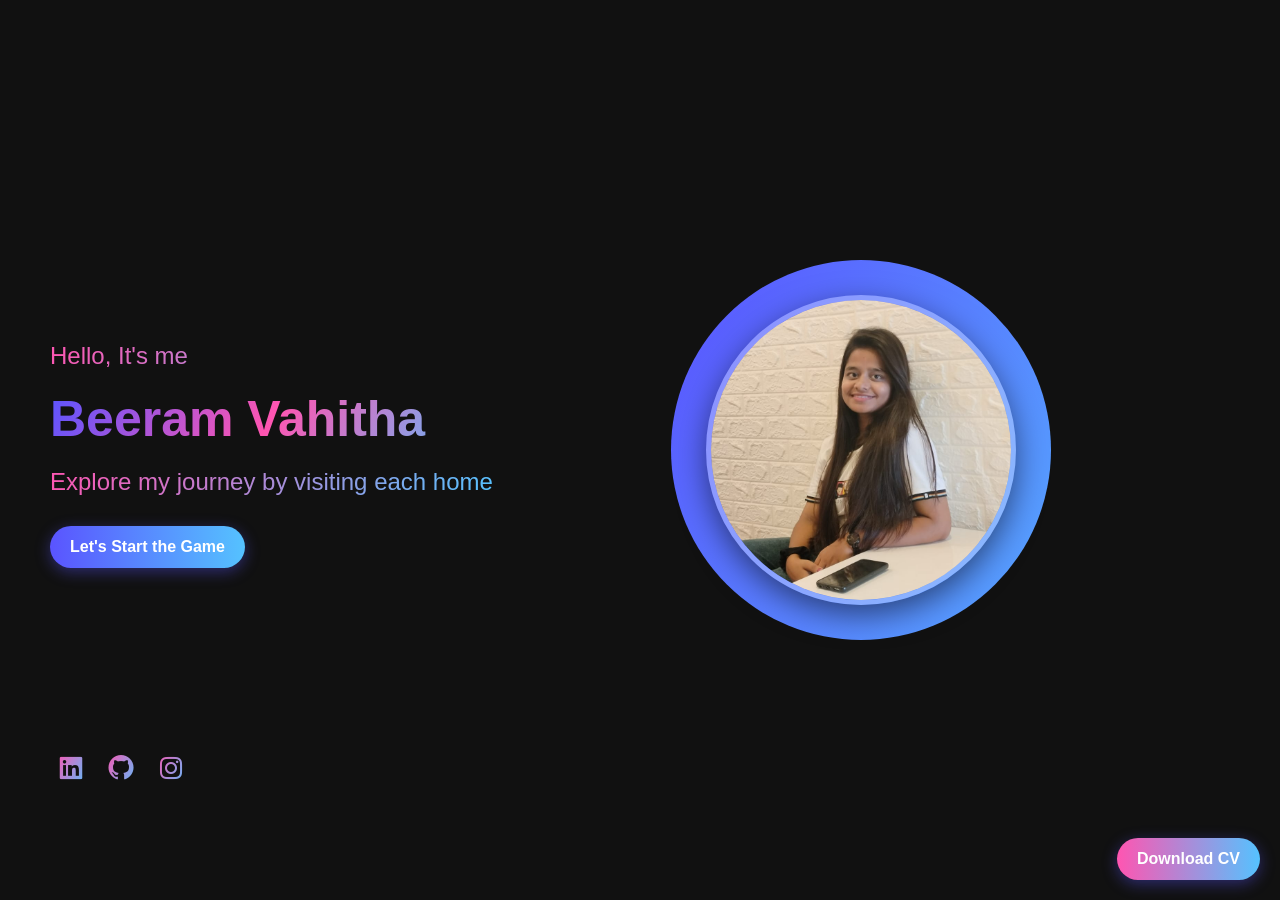
<file: portfolio/index.html>
<!DOCTYPE html>
<html lang="en">
<head>
    <meta charset="UTF-8">
    <meta name="viewport" content="width=device-width, initial-scale=1.0">
    <title>Portfolio</title>
    <link rel="stylesheet" href="style.css">
    <link href='https://unpkg.com/boxicons@2.1.4/css/boxicons.min.css' rel='stylesheet'>
</head>
<body>
    <section class="home">
        <div class="home-content">
            <h3>Hello, It's me</h3>
            <h1>Beeram Vahitha</h1>
            <h3>Explore my journey by visiting each home</h3>
            <button onclick="location.href='second-page.html'">Let's Start the Game</button>
            <div class="home-sci">
                <a href="https://www.linkedin.com/in/vahitha-reddy-7211a9294?utm_source=share&utm_campaign=share_via&utm_content=profile&utm_medium=android_app"><i class='bx bxl-linkedin-square'></i></a>
                <a href="https://github.com/vahitha1604"><i class='bx bxl-github'></i></a>
                <a href="https://www.instagram.com/vahitha_reddy/profilecard/?igsh=ZGg4ZnZ4dXFtcnYw"><i class='bx bxl-instagram'></i></a>
            </div>
        </div>
    </section>

    <div class="photo-container">
        <img src="my.jpg" alt="Your Photo" class="photo">
    </div>

    <a href="resume.pdf" class="download-cv-button" download>Download CV</a>

    <script src="script.js"></script>
</body>
</html>
</file>
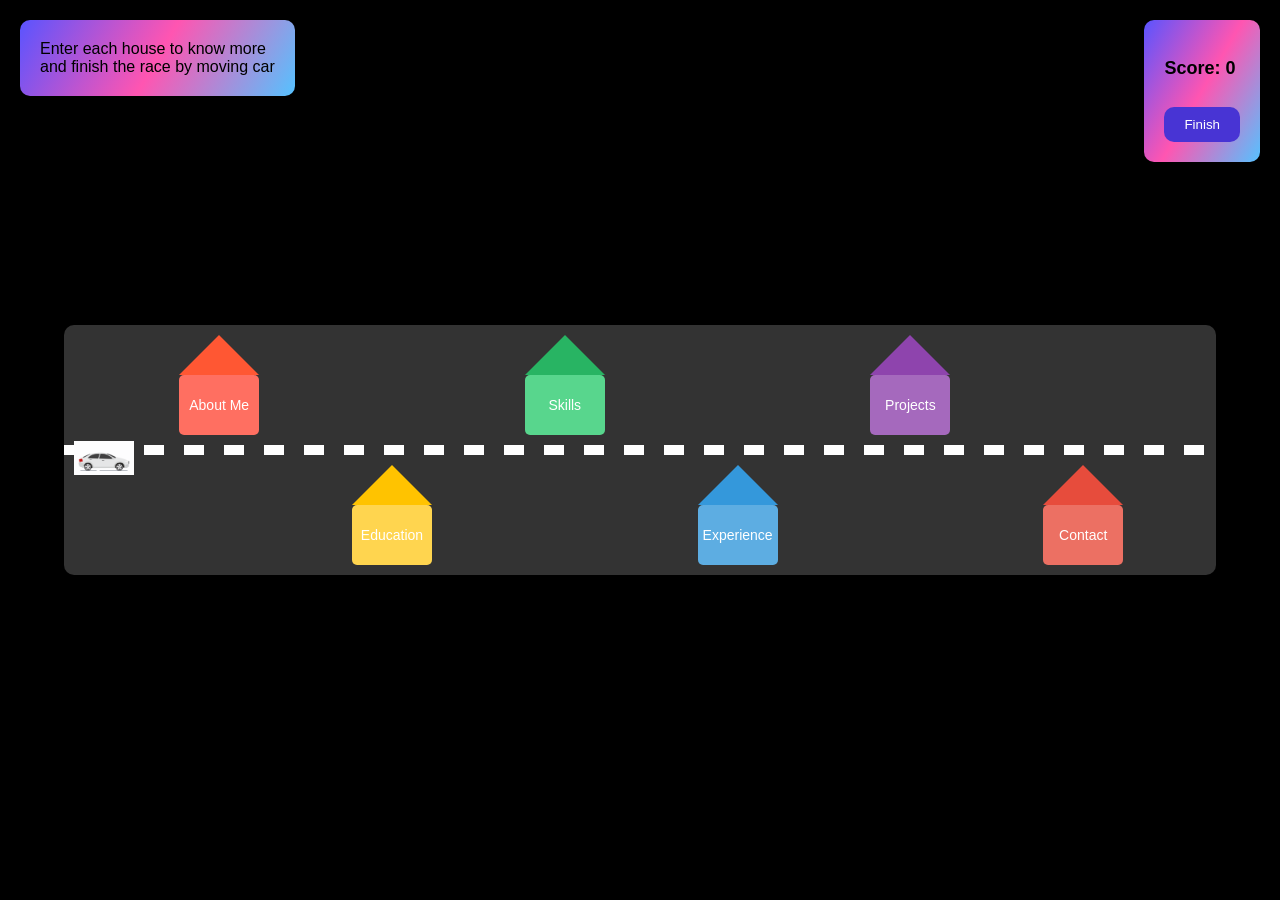
<file: portfolio/second-page.html>
<!DOCTYPE html>
<html lang="en">
<head>
    <meta charset="UTF-8">
    <meta name="viewport" content="width=device-width, initial-scale=1.0">
    <title>Interactive Car Portfolio</title>
    <style>
        body {
            margin: 0;
            padding: 0;
            font-family: Arial, sans-serif;
            background-color: #000;
            overflow-x: hidden;
        }

        #road-container {
            position: relative;
            width: 100%;
            height: 100vh;
            display: flex;
            align-items: center;
            justify-content: center;
        }

        .road {
            position: relative;
            width: 90%;
            height: 250px;
            background-color: #333;
            border-radius: 10px;
            overflow: hidden;
            margin-top: 50px;
            margin-bottom: 50px;
        }

        .road::before {
            content: '';
            position: absolute;
            top: 50%;
            left: 0;
            width: 100%;
            height: 10px;
            background: repeating-linear-gradient(
                to right,
                #fff,
                #fff 20px,
                transparent 20px,
                transparent 40px
            );
            transform: translateY(-50%);
        }

        .car {
            position: absolute;
            bottom: 100px;
            left: 10px;
            width: 60px;
            transition: transform 0.3s ease-in-out, top 0.3s ease-in-out, left 0.3s ease-in-out;
        }

        .home {
            position: absolute;
            width: 80px;
            height: 100px;
            text-align: center;
            color: #fff;
        }

        .home .roof {
            width: 0;
            height: 0;
            border-left: 40px solid transparent;
            border-right: 40px solid transparent;
            border-bottom: 40px solid;
        }

        .home .box {
            width: 100%;
            height: 60px;
            background-color: inherit;
            line-height: 60px;
            font-size: 14px;
            border-radius: 5px;
        }

        .home[data-index="0"] { left: 10%; top: 10px; }
        .home[data-index="0"] .roof { border-bottom-color: #FF5733; }
        .home[data-index="0"] .box { background-color: #FF6F61; }
        .home[data-index="1"] { left: 25%; bottom: 10px; }
        .home[data-index="1"] .roof { border-bottom-color: #FFC300; }
        .home[data-index="1"] .box { background-color: #FFD54F; }
        .home[data-index="2"] { left: 40%; top: 10px; }
        .home[data-index="2"] .roof { border-bottom-color: #28B463; }
        .home[data-index="2"] .box { background-color: #58D68D; }
        .home[data-index="3"] { left: 55%; bottom: 10px; }
        .home[data-index="3"] .roof { border-bottom-color: #3498DB; }
        .home[data-index="3"] .box { background-color: #5DADE2; }
        .home[data-index="4"] { left: 70%; top: 10px; }
        .home[data-index="4"] .roof { border-bottom-color: #8E44AD; }
        .home[data-index="4"] .box { background-color: #A569BD; }
        .home[data-index="5"] { left: 85%; bottom: 10px; }
        .home[data-index="5"] .roof { border-bottom-color: #E74C3C; }
        .home[data-index="5"] .box { background-color: #EC7063; }
       
       
        
        
        

        /* Pop-up Box */
        #popup {
            position: fixed;
            top: 50%;
            left: 50%;
            transform: translate(-50%, -50%);
            width: 500px;
            padding: 30px;
            background: linear-gradient(135deg, #6a11cb, #2575fc);
            color: #fff;
            border-radius: 15px;
            display: none;
            box-shadow: 0 8px 16px rgba(0, 0, 0, 0.6);
            z-index: 10;
            font-family: 'Roboto', sans-serif;
            opacity: 0;
            transition: opacity 0.5s ease-in-out;
        }

        #popup h2 { margin-top: 0; font-size: 28px; color: #ffd700; text-align: center; }
        #popup p { font-size: 18px; margin-bottom: 20px; line-height: 1.6; text-align: justify; }
        #popup img { width: 100px; height: 100px; border-radius: 50%; display: block; margin: 0 auto 15px auto; }
        #popup img.hidden { display: none; }

        #popup button {
            margin-top: 10px;
            padding: 10px 20px;
            background-color: #FF5733;
            color: white;
            border: none;
            border-radius: 5px;
            cursor: pointer;
        }
        #popup button:hover { background-color: #FF6F61; }

      
      

        
        /* General Pop-up Box Styles */
.popup {
    display: none;
    position: fixed;
    top: 50%;
    left: 50%;
    transform: translate(-50%, -50%);
    width: 500px;  /* Set width to a fixed size */
    max-width: 90%;  /* Add max-width for responsiveness */
    padding: 30px;
    background: linear-gradient(135deg, #6a11cb, #2575fc);
    color: #fff;
    border-radius: 15px;
    box-shadow: 0 8px 16px rgba(0, 0, 0, 0.6);
    z-index: 10;
    font-family: 'Roboto', sans-serif;
    opacity: 0;
    transition: opacity 0.5s ease-in-out;
    text-align: center;
}

/* Close button inside pop-up */
.popup-close {
    margin-top: 10px;
    padding: 12px 20px;
    background-color: #FF5733;
    color: white;
    border: none;
    border-radius: 5px;
    cursor: pointer;
    font-size: 16px;
    transition: background-color 0.3s ease, transform 0.2s ease;
}

.popup-close:hover {
    background-color: #FF6F61;
    transform: scale(1.05);
}
/* Skills Popup */
#skills-popup {
    text-align: center;
    padding: 40px 20px;
    background: linear-gradient(135deg, #6a11cb, #2575fc);
    color: #fff;
    border-radius: 15px;
    font-family: 'Roboto', sans-serif;
}

#skills-popup .slider {
    position: relative;
    width: 100%;
    height: auto;
    overflow: hidden;
}

#skills-popup .slides {
    display: flex;
    transition: transform 0.5s ease-in-out;
}

#skills-popup .slide {
    min-width: 100%;
    box-sizing: border-box;
    padding: 20px;
    background-color: rgba(255, 255, 255, 0.1);
    border-radius: 10px;
    font-size: 18px;
}

#skills-popup .navigation {
    display: flex;
    justify-content: center;
    margin-top: 20px;
    gap: 10px;
}

#skills-popup .navigation button {
    padding: 12px 20px;
    background-color: #FF5733;
    color: #fff;
    border: none;
    border-radius: 8px;
    cursor: pointer;
    font-size: 16px;
    transition: background-color 0.3s ease, transform 0.2s ease;
}

#skills-popup .navigation button:hover {
    background-color: #ff6f61;
    transform: scale(1.05);
}

/* Contact Form Popup */
#contact-popup {
    text-align: left;
    padding: 30px;
    background: linear-gradient(135deg, #6a11cb, #2575fc);
    color: #fff;
    border-radius: 15px;
    box-shadow: 0 8px 16px rgba(0, 0, 0, 0.6);
    font-family: 'Roboto', sans-serif;
    overflow: hidden;
}

h2 {
    margin-bottom: 20px;
    font-size: 24px;
}

.form-group {
    margin-bottom: 15px;
}

label {
    display: block;
    font-size: 16px;
}

input, textarea {
    width: 100%;
    padding: 10px;
    font-size: 16px;
    border-radius: 5px;
    border: none;
    margin-top: 5px;
}

textarea {
    resize: vertical;
}

.form-actions {
    display: flex;
    justify-content: space-between;
    margin-top: 20px;
}

.submit-btn, .popup-close {
    padding: 12px 20px;
    background-color: #FF5733;
    color: white;
    border: none;
    border-radius: 8px;
    cursor: pointer;
    font-size: 16px;
    transition: background-color 0.3s ease, transform 0.2s ease;
}

.submit-btn:hover, .popup-close:hover {
    background-color: #FF6F61;
    transform: scale(1.05);
}

.popup-close {
    background-color: #2575fc;
}

.popup-close:hover {
    background-color: #6a11cb;
}

/* Success Popup */
#success-popup {
    position: fixed;
    top: 50%;
    left: 50%;
    transform: translate(-50%, -50%);
    padding: 20px;
    background-color: rgba(40, 180, 99, 0.7);
    color: white;
    font-size: 18px;
    border-radius: 10px;
    display: none;
    opacity: 0;
    z-index: 11;
}

 /* Education Road and Milestones */
 .education-road {
    position: relative;
    width: 100%;
    height: 100px;
    background-color: #333;
    margin-top: 20px;
    border-radius: 10px;
    overflow: hidden;
}

.education-road::before {
    content: '';
    position: absolute;
    top: 50%;
    left: 0;
    width: 100%;
    height: 10px;
    background: repeating-linear-gradient(
        to right,
        #fff,
        #fff 20px,
        transparent 20px,
        transparent 40px
    );
    transform: translateY(-50%);
}

.stop-point {
    position: absolute;
    top: 50%;
    width: 20px;
    height: 20px;
    background-color: #FFD700;
    border-radius: 50%;
    transform: translateY(-50%);
    cursor: pointer;
}

.stop-point:hover {
    background-color: #FF6F61;
}
.popup-close {
    margin-top: 10px;
    padding: 10px 20px;
    background-color: #FF5733;
    color: white;
    border: none;
    border-radius: 5px;
    cursor: pointer;
    font-size: 16px;
}
.popup-close:hover {
    background-color: #FF6F61;
}
.view-btn {
    padding: 10px 20px;
    background-color: #FF5733;
    color: white;
    border: none;
    border-radius: 5px;
    cursor: pointer;
    font-size: 16px;
    margin-top: 20px;
}
.view-btn:hover {
    background-color: #FF6F61;
}

#experience-popup {
    position: fixed;
    top: 50%;
    left: 50%;
    transform: translate(-50%, -50%);
    width: 500px;
    padding: 30px;
    background: linear-gradient(135deg, #6a11cb, #2575fc);
    color: #fff;
    border-radius: 15px;
    display: none;
    box-shadow: 0 8px 16px rgba(0, 0, 0, 0.6);
    z-index: 10;
    font-family: 'Roboto', sans-serif;
    text-align: center;
    overflow: hidden;
}

.slider {
    position: relative;
    width: 100%;
    height: auto;
    overflow: hidden;
}

.slides {
    display: flex;
    transition: transform 0.5s ease-in-out;
}

.slide {
    min-width: 100%;
    box-sizing: border-box;
    text-align: center;
    padding: 20px;
    background-color: rgba(255, 255, 255, 0.1);
    border-radius: 10px;
    font-size: 18px;
}

.navigation {
    display: flex;
    justify-content: center;
    margin-top: 20px;
    gap: 10px;
}

.navigation button {
    padding: 12px 20px;
    background-color: #FF5733;
    color: #fff;
    border: none;
    border-radius: 8px;
    cursor: pointer;
    font-size: 16px;
    transition: background-color 0.3s ease, transform 0.2s ease;
}

.navigation button:hover {
    background-color: #ff6f61;
    transform: scale(1.05);
}

/* Close button */
.popup-close {
    margin-top: 10px;
    padding: 10px 20px;
    background-color: #FF5733;
    color: white;
    border: none;
    border-radius: 5px;
    cursor: pointer;
    font-size: 16px;
}

.popup-close:hover {
    background-color: #FF6F61;
}



#score-container {
    position: fixed;
    top: 20px;
    right:20px;
    padding: 20px;
    border-radius: 10px;
    box-shadow: 0 0 20px rgba(0, 0, 0, 10);
    background: linear-gradient(120deg, #5a54ff, #ff55b1, #55c2ff);

}

#score {
    font-size: 18px;
    font-weight: bold;
}

#finish-btn {
    margin-top: 10px;
    padding: 10px 20px;
    background: #4834d4;

    color: white;
    border: none;
    border-radius: 10px;
    cursor: pointer;
}

#finish-btn:hover {
    background: linear-gradient(120deg, #5a54ff, #ff55b1, #55c2ff);

}
/* Congratulatory Popup */
#congratsPopup {
    position: fixed;
    top: 50%;
    left: 50%;
    transform: translate(-50%, -50%);
    background-color: white;
    padding: 20px;
    border-radius: 10px;
    box-shadow: 0px 4px 6px rgba(0, 0, 0, 0.1);
    z-index: 1001;
    display: none; /* Initially hidden */
    text-align: center;
}

/* Balloons */
#balloons {
    position: fixed;
    top: -100px;
    left: 100px;
    width: 100%;
    z-index: 1002;
    display: none; /* Initially hidden */
}

.balloon {
    position: absolute;
    width: 60px;
    height: 90px;
    background-color: #ff6f61;
    border-radius: 50%;
    animation: floatBalloons 6s infinite ease-in-out;
}

@keyframes floatBalloons {
    0% {
        transform: translateY(0);
    }
    100% {
        transform: translateY(-100vh); /* Move balloons across the full screen height */
    }
}

/* Confetti */
#confetti {
    position: fixed;
    top: -50px;
    left: 0;
    width: 100%;
    z-index: 1003;
    display: none; /* Initially hidden */
}

.confetti {
    position: absolute;
    width: 10px;
    height: 10px;
    background-color: #ffeb3b;
    animation: fallConfetti 3s infinite ease-in-out;
}

@keyframes fallConfetti {
    0% {
        opacity: 0;
        transform: translateY(-50px);
    }
    50% {
        opacity: 1;
        transform: translateY(100vh); /* Confetti falls across the full screen height */
    }
    100% {
        opacity: 0;
        transform: translateY(200px);
    }
}

/* Fireworks/Spark Effect */
#fireworks {
    position: fixed;
    bottom: -50px;
    left: 0;
    width: 100%;
    z-index: 1004;
    display: none; /* Initially hidden */
}

.firework {
    position: absolute;
    width: 6px;
    height: 40px;
    background-color: orange;
    animation: spark 1.5s infinite;
}

@keyframes spark {
    0% {
        opacity: 1;
        transform: translateY(0) scale(1);
    }
    50% {
        opacity: 0.8;
        transform: translateY(-50vh) scale(1.5);
    }
    100% {
        opacity: 0;
        transform: translateY(-100vh) scale(2);
    }
}
/* Modal Styles */
.modal {
    position: fixed;
    top: 50%;
    left: 50%;
    transform: translate(-50%, -50%);
    width: 400px;
    padding: 30px;
    color: #333;
    background: linear-gradient(135deg, #6a11cb, #2575fc);
    border-radius: 15px;
    display: none;
    box-shadow: 0 8px 16px rgba(0, 0, 0, 0.2);
    z-index: 10;
    font-family: 'Roboto', sans-serif;
    text-align: center;
    overflow: hidden;
}

.modal-content {
    background-color: #fdfdfd;
    margin: 15% auto;
    padding: 20px;
    border: 1px solid #e1e1e1;
    align-items: center; /* Centers the content vertically */
    text-align: center; /* Centers the text*/
    width: 80%;
    max-width: 600px;
    box-shadow: 0 4px 8px rgba(0, 0, 0, 0.1);
    border-radius: 10px;
}



.close:hover,
.close:focus {
    color: #ff4b5c;
    text-decoration: none;
}

/* Flexbox for horizontal layout */
.projects {
    display: flex;
    justify-content: space-between;
    gap: 20px;
}

.project {
    background-color: #b8e994;
    padding: 15px;
    border-radius: 10px;
    width: 30%;
    text-align: center;
    font-size: 18px;
    cursor: pointer;
    box-shadow: 0 4px 6px rgba(0, 0, 0, 0.1);
    transition: transform 0.2s, background-color 0.3s;
}

.project:hover {
    background-color: #78e08f;
    transform: translateY(-5px);
}

/* Project Info Box */
.project-info {
    margin-top: 20px;
    font-size: 16px;
    padding: 15px;
    background-color: #f4f4f4;
    color: #333;
    border-radius: 10px;
    box-shadow: 0 4px 6px rgba(0, 0, 0, 0.1);
}

/* Button Styles */
.btn {
    display: inline-block;
    background-color: #6c5ce7;
    color: white;
    padding: 10px 20px;
    margin-top: 10px;
    text-decoration: none;
    border-radius: 8px;
    transition: background-color 0.3s ease, box-shadow 0.3s ease;
    font-size: 16px;
}

.btn:hover {
    background-color: #4834d4;
    box-shadow: 0 4px 8px rgba(0, 0, 0, 0.2);
}

.heading {
    color: #ee0b0b; /* Example color for headings */
    font-weight: bold;
  }
  ul {
    list-style-type: disc; /* Bullet points */
    margin-left: 20px; /* Space from left */
    padding-left: 0; /* Remove padding on the left */
  }

  li {
    margin-bottom: 5px; /* Space between list items */
    font-size: 16px; /* Font size for list items */
    color: #ffffff; /* Lighter text color for list items */
    padding-left: 5px; /* Small space between bullet and text */
  }


  #flashlight {
    position: fixed;
    top: 0;
    left: 0;
    width: 100%;
    height: 100%;
    pointer-events: none; /* Ensure it doesn't interfere with interactions */
    opacity: 0; /* Initially hidden */
    animation: none;
    z-index: 1000; /* Place it above other elements */
}
@keyframes flashlight-effect {
    0% {
        opacity: 0.9;
        transform: scale(0);
    }
    100% {
        opacity: 0;
        transform: scale(5);
    }
}

.main{
    position: fixed;
    top: 20px;
    left:20px;
    padding: 20px;
    border-radius: 10px;
    box-shadow: 0 0 20px rgba(0, 0, 0, 10);
    background: linear-gradient(120deg, #5a54ff, #ff55b1, #55c2ff);

}










  
  
  

        

       
        
        
       
        
        
    </style>
</head>
<body>
    <div id="road-container">
        <div class="road">
            <img class="car" id="car" src="mmm.gif" alt="Car Image">
            <div class="home" data-index="0"><div class="roof"></div><div class="box">About Me</div></div>
            <div class="home" data-index="1"><div class="roof"></div><div class="box">Education</div></div>
            <div class="home" data-index="2"><div class="roof"></div><div class="box">Skills</div></div>
            <div class="home" data-index="3"><div class="roof"></div><div class="box">Experience</div></div>
            <div class="home" data-index="4"><div class="roof"></div><div class="box">Projects</div></div>
            <div class="home" data-index="5"><div class="roof"></div><div class="box">Contact</div></div>
        </div>
    </div>

    <div class="main">Enter each house to know more<br>
    and finish the race by moving car</div>


    <div id="popup">
        <img id="popup-image" class="hidden" src="image.avif" alt="User Image">
        <h2 id="popup-title"></h2>
        <p id="popup-content"></p>
        <div id="education-road" class="education-road" style="display: none;">
            <div class="stop-point" id="stop-1" style="left: 10%" onmouseover="showMilestone(1)"></div>
            <div class="stop-point" id="stop-2" style="left: 50%" onmouseover="showMilestone(2)"></div>
            <div class="stop-point" id="stop-3" style="left: 90%" onmouseover="showMilestone(3)"></div>
        </div>
        <button onclick="closePopup()">Close</button>
    </div>


    <div id="skills-popup" class="popup">
        <h2>My Skills</h2>
        <div class="slider">
            <div class="slides">
                <div class="slide">
                    <span class="heading">• Programming Languages:</span><br>
                    <ul>
                      <li>Java</li>
                      <li>Solidity</li>
                      <li>HTML</li>
                      <li>CSS</li>
                      <li>JavaScript</li>
                    </ul>
                  </div>
                  
                  <div class="slide">
                    <span class="heading">• Developer Tools:</span><br>
                    <ul>
                      <li>Git/GitHub</li>
                      <li>Google Colab</li>
                      <li>VS Code</li>
                      <li>Android Studio</li>
                      <li>Figma     </li>
                    </ul>
                  </div>

                  <div class="slide">
                    <span class="heading">•Frameworks/Libraries:</span><br>
                    <ul>
                      <li>Bootstrap</li>
                      <li>TenserFlow</li>
                     
                    </ul>
                  </div>
                  <div class="slide">
                    <span class="heading">•Databases:</span><br>
                    <ul>
                      <li>MongoDB</li>
                      <li>Mysql</li>
                     
                    </ul>
                  </div>
                  
                  
                  <div class="slide">
                    <span class="heading">• Certifications:</span><br>
                    <ul>
                      <li>Fundamentals of Prompt Engineering (AWS)</li>
                      <li>Cloud Computing, Generative AI, Cyber Security, TensorFlow (Google Developer Student Club)</li>
                      <li>Full Stack Web, MongoDB(Geeks for Geeks)</li>
                    </ul>
                    <button class="view-btn" onclick="viewLinkedIn()">View Certifications</button>
                  </div>
                  
                    
                 
    
  
  
            </div>
        </div>
        <div class="navigation">
            <button onclick="prevSlide()">Previous</button>
            <button onclick="nextSlide()">Next</button>
        </div>
        <button class="popup-close" onclick="closeSkillsPopup()">Close</button>
    </div>
    


                
                               

        
    <div id="experience-popup">
        <h2>Experience</h2>
        <div class="slider">
            <div class="slides">
                <div class="slide">
                    <span class="heading">AICTE Virtual Internship– Full Stack Web Development </span><br>
                    <ul>
                      <li> Learn web application using HTML, CSS,
                        JavaScript, Bootcamp, Git/github,Spring Boot. Improved problem-solving and web security skills using GitHub
                        for version control.</li>
                      
                    </ul>
                  </div>

                  <div class="slide">
                    <span class="heading"> Coordinator Roles</span><br>
                    <ul>
                      <li>Student Coordinator– Google Developer Student Club (GDSC): Organized technical events and
                        hackathons, fostering collaboration and mentoring peers on innovative projects.</li>
                      <li>Membership and Coordinator– IEEE Student Branch: Managedtechnicaleventsandseminars, engaging
                        students and professionals to promote technical growth.</li>
                     
                    </ul>
                  </div>


                  <div class="slide">
                    <span class="heading">Beyond the Classroom</span><br>
                    <ul>
                    <li>Hackathons: Solution Challenge 2024 (Regional Bootcamp), Smart India Hackathon (SIH) 2024</li>
                    <li>Workshops: AI Tools (Be10x, Freedom with AI)</li>
                    <li>Conferences: IEEE Conferences (IEcom2023 at MBU, NCABCD-2024 at MBU)</li>
                    
                     
                    </ul>
                  </div>
            </div>
        </div>
        <div class="navigation">
            <button onclick="prevExperienceSlide()">Previous</button>
            <button onclick="nextExperienceSlide()">Next</button>
        </div>
        <button class="popup-close" onclick="closeExperiencePopup()">Close</button>
    </div>

    <div id="contact-popup" class="popup">
        <h2>Contact Me</h2>
        <form id="contact-form">
            <div class="form-group">
                <label for="name">Name:</label>
                <input type="text" id="name" name="name" required>
            </div>
            <div class="form-group">
                <label for="phone">Phone Number:</label>
                <input type="tel" id="phone" name="phone" required>
            </div>
            <div class="form-group">
                <label for="email">Email ID:</label>
                <input type="email" id="email" name="email" required>
            </div>
            <div class="form-group">
                <label for="message">Message:</label>
                <textarea id="message" name="message" rows="4" required></textarea>
            </div>
            <div class="form-actions">
                <button type="submit" class="submit-btn">Submit</button>
                <button type="button" class="popup-close" onclick="closeContactPopup()">Close</button>
            </div>
        </form>
    </div>
    <div id="success-popup">
        <p>Form submitted successfully!</p>
    </div>

   

<!-- Score and Finish button -->
<div id="score-container">
    <p id="score">Score: 0</p>
    <button id="finish-btn">Finish</button>
</div>
<!-- Congratulatory Popup -->
<div id="congratsPopup" class="popup" style="display: none;">
    <h2>Congratulations!</h2>
    <p>You scored 60 points!</p>
    
    <!-- Balloons -->
    <div id="balloons">
        <div class="balloon"></div>
        <div class="balloon"></div>
        <div class="balloon"></div>
    </div>

    <!-- Confetti -->
    <div id="confetti">
        <div class="confetti"></div>
        <div class="confetti"></div>
        <div class="confetti"></div>
    </div>

    <!-- Fire/Spark Effect -->
    <div id="fireworks">
        <div class="firework"></div>
        <div class="firework"></div>
        <div class="firework"></div>
    </div>
</div>

  <!-- The Modal -->
  <div id="myModal" class="modal">
    <!-- Modal content -->
    <div class="modal-content">

        
      <h2>Projects</h2>
      <div class="projects">
        <div class="project" data-project="1">Protfolio</div>
        <div class="project" data-project="2">Step Counter</div>
        <div class="project" data-project="3">Classic Games</div>
      </div>
      <div id="projectInfo" class="project-info">
        <p>Select a project to see the details.</p>
      </div>
    </div>
    
    <button class="popup-close" onclick="closeprojectPopup()">Close</button>
  </div>

  <div id="flashlight" ></div>




    
    <script>
        const car = document.getElementById("car");
        const road = document.querySelector(".road");
        const popup = document.getElementById("popup");
        const popupTitle = document.getElementById("popup-title");
        const popupContent = document.getElementById("popup-content");
        const houses = document.querySelectorAll(".home");
        
        const experiencePopup = document.getElementById("experience-popup");
        const experienceSlides = experiencePopup.querySelector(".slides");
        const totalExperienceSlides = experiencePopup.querySelectorAll(".slide").length;
        const skillsPopup = document.getElementById("skills-popup");
        const slides = skillsPopup.querySelector(".slides");
        const totalSlides = skillsPopup.querySelectorAll(".slide").length;
        const contactPopup = document.getElementById("contact-popup");  // Added contact popup
        const contactForm = contactPopup.querySelector("#contact-form");
        const finishBtn = document.getElementById('finish-btn');
const scoreElement = document.getElementById('score');
const congratsPopup = document.getElementById('congrats-popup');
const projects = document.querySelectorAll(".project");
const flashlight = document.getElementById("flashlight");

        let currentSlide = 0;
        let currentExperienceSlide = 0;
        let carPositionX = 10;
       
       
let unvisitedHouses = new Set([0, 1, 2, 3, 4, 5]); // To track unvisited houses
let isPopupOpen = false;
let currentHouseIndex = null;
        
        const houseData = [
            { 
                name: "About Me", 
                description: "Highly motivated 3rd-year Computer Science student with strong skills in programming, Data Structures, and Algorithms, Prompt Engineering, and AI tools. Eager to contribute to innovative projects and learn from industry leaders through an internship opportunity.", 
                image: "profile.jpg", 
                lightColor: "rgba(255, 87, 51, 0.7)" 
            },
            { 
                name: "Education", 
                description: "Every stop has an information.", 
                lightColor: "rgba(255, 195, 0, 0.7)", 
                milestones: [
                    { 
                        milestone: "SSC", 
                        description: "Sri Vani High School, Tadipatri. Had a memorable schooling days",
                        color: "rgba(255, 99, 132, 0.8)"  // Example color for SSC
                        
                    },
                    { 
                        milestone: "Intermediate", 
                        description: "J.C.Nagi Reddy Memorial Junior College, Tadipatri. Graduated with a strong foundation in mathematics and science",
                        color: "rgba(54, 162, 235, 0.8)"  // Example color for Intermediate
                    },
                    { 
                        milestone: "B.Tech", 
                        description: "Mohan Babu University, Tirupati. 3rd-year Computer Science",
                        color: "rgba(75, 192, 192, 0.8)"  // Example color for B.Tech
                    }
                ]
            },
            
            { 
                name: "Skills", 
                description: "Explore my technical skills!", 
                lightColor: "rgba(40, 180, 99, 0.7)" 
            },
            { 
                name: "Experience", 
                description: "Internship opportunities.", 
                lightColor: "rgba(52, 152, 219, 0.7)",
                action: openExperiencePopup // Action to open Experience popup
            },
            { 
                name: "Projects", 
                description: "Innovative projects.", 
                lightColor: "rgba(142, 68, 173, 0.7)" 
            },
            { 
                name: "Contact", 
                description: "Reach out to me!", 
                lightColor: "rgba(231, 76, 60, 0.7)", 
                action: openContactPopup  // Action to open Contact popup
            }
        ];
        
        let score = 0; // Initialize score
let visitedHouses = new Set(); // To track visited houses
// Move the car and update the house index
function moveCar(direction) {
    if (isPopupOpen) return;

    const carWidth = car.offsetWidth;
    const roadWidth = road.offsetWidth;

    if (direction === "left" && carPositionX > 0) {
        carPositionX -= 10;
    } else if (direction === "right" && carPositionX < roadWidth - carWidth) {
        carPositionX += 10;
    }

    car.style.left = `${carPositionX}px`;

    currentHouseIndex = Array.from(houses).findIndex(house => Math.abs(carPositionX - house.offsetLeft) < 40);
}
function showPopup() {
    if (currentHouseIndex !== null && !isPopupOpen) {
        const house = houseData[currentHouseIndex];
        popupTitle.textContent = house.name;

        // Flashlight effect
        const flashlight = document.getElementById("flashlight");
        const houseColor = house.lightColor || house.color || "#ffffff"; // Fallback to white if no color is provided

        flashlight.style.background = `radial-gradient(circle, ${houseColor} 0%, rgba(255, 255, 255, 0) 50%)`;
        flashlight.style.animation = "flashlight-effect 0.5s ease-out";
        flashlight.style.opacity = "1";

        setTimeout(() => {
            flashlight.style.opacity = "0"; // Hide flashlight after animation
            flashlight.style.animation = "none"; // Reset animation
        }, 500);

        // If the house has not been visited, increase the score
        if (!visitedHouses.has(currentHouseIndex)) {
            score += 10; // Increment score by 10 for new house visit
            visitedHouses.add(currentHouseIndex); // Mark the house as visited
        }

        // Display the current score
        scoreElement.textContent = `Score: ${score}`;

        // Handle special pop-ups based on house index
        if (currentHouseIndex === 2) {
            openSkillsPopup(); // Open Skills Popup
        } else if (currentHouseIndex === 3) {
            openExperiencePopup(); // Open Experience Popup
        } else if (currentHouseIndex === 5) {
            openContactPopup(); // Open Contact Me Popup
        } else if (currentHouseIndex === 4) {
            openProjectPopup(); // Open Projects Popup
        } else {
            popupContent.textContent = house.description; // Default description
            if (currentHouseIndex === 0) {
                // Show image for "About Me"
                const popupImage = document.getElementById("popup-image");
                popupImage.classList.remove("hidden");
            }
            popup.style.display = "block";
            popup.style.opacity = "1";  // Add fade-in effect
            isPopupOpen = true;

            // Show education road if in Education house (House index 1)
            if (currentHouseIndex === 1) {
                document.getElementById("education-road").style.display = "block";
            }
        }
    }
}


function closePopup() {
    popup.style.display = "none";
    document.getElementById("popup-image").classList.add("hidden");
    document.getElementById("education-road").style.display = "none";  // Hide education road if visible
    isPopupOpen = false;
    

    

}



function showFinishPopup() {
    if (score < 60) {
        // Collect the names of the unvisited houses
        let unvisitedList = '';
        
        // Iterate over all house indices and check which ones haven't been visited
        for (let i = 0; i < houseData.length; i++) {
            if (!visitedHouses.has(i)) {
                unvisitedList += `${houseData[i].name}<br>`; // Add house name to list
            }
        }

        // Display the names of the unvisited houses
        popupTitle.textContent = 'Unvisited Houses';
        popupContent.innerHTML = unvisitedList;
        popup.style.display = "block";
        popup.style.opacity = "1";
    } else if (score === 60) {
        // Show congratulatory message and animations
        const congratsPopup = document.getElementById('congratsPopup');
        const balloons = document.getElementById('balloons');
        const confetti = document.getElementById('confetti');
        const fireworks = document.getElementById('fireworks');
        
        // Display the congratulatory popup
        congratsPopup.style.display = "block";
        congratsPopup.style.opacity = "1";

        // Show balloons, confetti, and fireworks animations
        balloons.style.display = "block";
        confetti.style.display = "block";
        fireworks.style.display = "block";

        // Close the congratulatory pop-up and redirect after 3 seconds
        setTimeout(() => {
            congratsPopup.style.display = "none";
            window.location.href = "index.html"; // Redirect to the first page
        }, 2000); // After 3 seconds, redirect
    }
}
finishBtn.addEventListener('click', showFinishPopup);

// Listen for keydown events to move the car
document.addEventListener("keydown", (event) => {
    if (event.key === "ArrowLeft") {
        moveCar("left");
    } else if (event.key === "ArrowRight") {
        moveCar("right");
    } else if (event.key === "Enter") {
        showPopup();
    }
});





const projectDetails = {
    "1": {
      description: "My portfolio showcases the highlights of my journey so far, featuring all my skills, experience, and accomplishments. It reflects my growth and passion for technology and development. Each project demonstrates my ability to apply knowledge and create impactful solutions.",
      github:"https://github.com/vahitha1604/portfolio.git",  // GitHub link
      project: "https://drive.google.com/file/d/1F1qE2PsvmU4zykgyza5_rdSEZtOoImqb/view?usp=drivesdk" , // Project link
    },
    "2": {
      description: "Created a mobile application using Java and Android Studio to track and count users’ steps. Utilized device sensors and algorithms for accurate step tracking, providing users with detailed insights into daily activity levels.",
      github: "https://github.com/vahitha1604/Stepcounter.1.git",
      project: "https://drive.google.com/file/d/1EbH6T8ctc0ubhjYmnhzUMsRvuZhb0eSL/view?usp=drivesdk",
    },
    "3": {
      description: "Leveraging HTML, CSS, JS, and ChatGPT, developed four classic games: Snake, Tic Tac Toe, Flippy and calculator. Used prompt engineering techniques to streamline development, enhance gameplay, and create engaging gaming experiences",
      github: "https://github.com/vahitha1604/classicgames.git",
      project: "https://drive.google.com/file/d/1Ef3E8ss8omEwufa_k3gJrL-jHn90ngRh/view?usp=drivesdk",
    },
  };


const modal = document.getElementById("myModal");
const projectInfo = document.getElementById("projectInfo");

projects.forEach((project) => {
  project.addEventListener("click", function () {
    const projectId = project.getAttribute("data-project");
    console.log("Project clicked:", projectId);

    if (projectDetails[projectId]) {
      const { description, github, project: projectLink } = projectDetails[projectId];
      console.log("Project Details:", description, github, projectLink);

      projectInfo.innerHTML = `
        <p>${description}</p>
        <a href="${github}" target="_blank" class="btn">View GitHub</a>
        <a href="${projectLink}" target="_blank" class="btn">View Project</a>
      `;
    } else {
      console.log("Project details not found for ID:", projectId);
      projectInfo.innerHTML = `<p>Project details not found!</p>`;
    }

    // Open modal
    modal.style.display = "block";
  });
});


function openProjectPopup() {
    modal.style.display = "block";  // Show the modal
    modal.style.opacity = "1";  // Fade-in effect
    projectInfo.innerHTML = "<p>Select a project to see the details.</p>"; // Reset content when modal opens
    isPopupOpen = true;  // Mark as popup open
}

function closeprojectPopup() {
    const projectPopup = document.getElementById("myModal"); // Ensure this refers to your project popup
    projectPopup.style.display = "none";  // Hide the modal
    isPopupOpen = false;  // Reset the popup open status
}

        

        function showMilestone(milestoneIndex) {
            const education = houseData[1];
            const milestone = education.milestones[milestoneIndex - 1];
            popupContent.innerHTML = `<strong>${milestone.milestone}</strong><br>${milestone.description}`;
            popupContent.style.opacity = "0";  // Reset opacity
            setTimeout(() => {
                popupContent.style.opacity = "1";  // Fade-in effect
            }, 1000);
        }
    
       



        

    
        function updateSlidePosition() {
            slides.style.transform = `translateX(-${currentSlide * 100}%)`;
        }
    
        // Navigation functions
        function nextSlide() {
            if (currentSlide < totalSlides - 1) {
                currentSlide++;
                updateSlidePosition();
            }
        }
    
        function prevSlide() {
            if (currentSlide > 0) {
                currentSlide--;
                updateSlidePosition();
            }
        }
    
        // Opening and closing the popup
        function openSkillsPopup() {
            skillsPopup.style.display = "block";
            skillsPopup.style.opacity = "1";
            isPopupOpen = true;
        }
    
        function closeSkillsPopup() {
            skillsPopup.style.display = "none";
            isPopupOpen = false;
        }
    
        function viewLinkedIn() {
            window.open("https://www.linkedin.com/in/vahitha-reddy/recent-activity/shares/", "_blank");
        }
    
        // Experience Slide navigation
        function openExperiencePopup() {
            experiencePopup.style.display = "block";
            experiencePopup.style.opacity = "1";
            isPopupOpen = true;
        }
    
        function closeExperiencePopup() {
            experiencePopup.style.display = "none";
            isPopupOpen = false;
        }
    
        function nextExperienceSlide() {
            if (currentExperienceSlide < totalExperienceSlides - 1) {
                currentExperienceSlide++;
                updateExperienceSlidePosition();
            }
        }
    
        function prevExperienceSlide() {
            if (currentExperienceSlide > 0) {
                currentExperienceSlide--;
                updateExperienceSlidePosition();
            }
        }
    
        function updateExperienceSlidePosition() {
            experienceSlides.style.transform = `translateX(-${currentExperienceSlide * 100}%)`;
        }
    
        // ** Contact Form Popup Logic **
        function openContactPopup() {
            contactPopup.style.display = "block";
            contactPopup.style.opacity = "1";
            isPopupOpen = true;
        }
    
        function closeContactPopup() {
            contactPopup.style.display = "none";
            isPopupOpen = false;
        }
    
        contactForm.addEventListener('submit', function(event) {
            event.preventDefault(); // Prevent the default form submission
    
            // Grab the form values
            const name = contactForm.querySelector("#name").value;
            const phone = contactForm.querySelector("#phone").value;
            const email = contactForm.querySelector("#email").value;
            const message = contactForm.querySelector("#message").value;
    
            // Process the form submission here (e.g., send data to server, display confirmation)
            
    
            // Reset the form after submission
            contactForm.reset();
            
            // Show success popup
            showSuccessPopup();
            closeContactPopup();
        });
    
        // ** Success Popup Logic **
        function showSuccessPopup() {
            successPopup.style.display = "block";
            successPopup.style.opacity = "1";
    
            // Hide the success popup after 3 seconds
            setTimeout(() => {
                successPopup.style.display = "none";
            }, 1000);
        }
    
        // Close success popup
        function closeSuccessPopup() {
            successPopup.style.display = "none";
        }


        
    </script>
    </body>
    </html>
</file>
<file: portfolio/style.css>
/* General reset */
    body {
        margin: 0;
        padding: 0;
        font-family: 'Poppins', sans-serif;
        background-color: #111;
        color: #fff;
        display: flex;
        justify-content: space-between;
        align-items: center;
        height: 100vh;
        overflow: hidden;
        animation: pop-in 1s ease-out forwards; /* Ensure full brightness and scale on start */
    }

    /* Pop-in animation for the entire page */
    @keyframes pop-in {
        0% {
            opacity: 0; /* Initially hidden */
            transform: scale(0.8); /* Start smaller */
        }
        100% {
            opacity: 1; /* Full opacity */
            transform: scale(1); /* Full size */
        }
    }

    /* Home section */
    .home-content {
        flex: 1;
        padding-left: 50px;
        text-align: left;
        position: relative;
        animation: pop-up 1s ease-out forwards, float 3s ease-in-out infinite; /* Pop-up and float animation */
    }

    /* Pop-up animation for text */
    @keyframes pop-up {
        0% {
            opacity: 0; /* Initially hidden */
            transform: translateY(20px); /* Start from below */
        }
        100% {
            opacity: 1; /* Full opacity */
            transform: translateY(0); /* End at normal position */
        }
    }

    /* Floating effect animation */
    @keyframes float {
        0%, 100% {
            transform: translateY(0); /* Start and end at normal position */
        }
        50% {
            transform: translateY(-10px); /* Move upwards */
        }
    }

    /* Shimmer animation for text */
    @keyframes shimmer {
        0% {
            background-position: 0% 50%;
        }
        100% {
            background-position: 100% 50%;
        }
    }

    .home-content h3 {
        font-size: 24px;
        font-weight: 300;
        margin: 10px 0;
        background: linear-gradient(120deg, #ff55b1, #55c2ff);
        -webkit-background-clip: text;
        -webkit-text-fill-color: transparent;
        position: relative;
        overflow: hidden;
        animation: shimmer 4s infinite, pop-up 1s ease-out forwards, float 3s ease-in-out infinite; /* Pop-up, shimmer, and float animation */
    }

    .home-content h1 {
        font-size: 50px;
        font-weight: bold;
        margin: 20px 0;
        background: linear-gradient(120deg, #5a54ff, #ff55b1, #55c2ff);
        -webkit-background-clip: text;
        -webkit-text-fill-color: transparent;
        position: relative;
        overflow: hidden;
        animation: shimmer 5s infinite, pop-up 1s ease-out forwards, float 3s ease-in-out infinite; /* Pop-up, shimmer, and float animation */
    }

    /* Button styling */
    .home-content button {
        margin-top: 20px;
        padding: 12px 20px;
        background: linear-gradient(to right, #5a54ff, #55c2ff);
        border: none;
        color: #fff;
        font-size: 16px;
        font-weight: bold;
        border-radius: 25px;
        cursor: pointer;
        transition: all 0.3s ease;
        box-shadow: 0 4px 15px rgba(90, 84, 255, 0.4);
    }

    .home-content button:hover {
        background: linear-gradient(to right, #ff55b1, #5a54ff);
        transform: translateY(-3px);
        box-shadow: 0 6px 20px rgba(255, 85, 177, 0.5);
    }

    .home-sci {
        position: absolute; /* Position the container */
        bottom: -220px; /* Adjust spacing from the bottom */
    right: 45%; /* Center horizontally */
        transform: translateX(-50%); /* Center alignment */
        display: flex;
        justify-content: center;
    }
    

   

    

    .home-sci a {
        margin: 0 10px;
        color: #ff55b1; /* Initially pink */
        font-size: 30px;
        transition: transform 0.3s ease, color 0.3s ease, background-color 0.3s ease;
        background: linear-gradient(120deg, #ff55b1, #55c2ff);
        -webkit-background-clip: text;
        -webkit-text-fill-color: transparent;
        
  
    }

    .home-sci a:hover {
        transform: scale(1.2);
        background: linear-gradient(120deg, #55c2ff, #5a54ff); /* Turn blue on hover */
        -webkit-background-clip: text;
        -webkit-text-fill-color: transparent;
        color: transparent;
    }

    /* Photo container */
    .photo-container {
        flex: 1;
        display: flex;
        justify-content: center;
        align-items: center;
        padding-right: 50px;
        position: relative;
        animation: float 3s ease-in-out infinite; /* Floating animation */
    }

    .photo-container img.photo {
        width: 300px;
        height: 300px;
        border-radius: 50%;
        object-fit: cover;
        border: 5px solid rgba(255, 255, 255, 0.3);
        box-shadow: 0 10px 30px rgba(0, 0, 0, 0.5);
        transition: transform 0.3s ease;
        z-index: 2;
    }

    /* Rotating circle */
    .photo-container::before {
        content: '';
        position: absolute;
        width: 380px;
        height: 380px;
        border-radius: 50%;
        background: linear-gradient(120deg, #5a54ff, #55c2ff, #ff55b1, #5a54ff);
        background-size: 400% 400%;
        animation: rotate-circle 8s linear infinite, gradient-shift 4s ease-in-out infinite;
        z-index: 1;
    }

    @keyframes rotate-circle {
        0% {
            transform: rotate(0deg);
        }
        100% {
            transform: rotate(360deg);
        }
    }

    @keyframes gradient-shift {
        0%, 100% {
            background-position: 0% 50%;
        }
        50% {
            background-position: 100% 50%;
        }
    }

    /* Hover effect for image */
    .photo-container img.photo:hover {
        transform: scale(1.1);
    }

 /* Download CV button styling */
.download-cv-button {
    position: absolute; /* Use absolute positioning */
    bottom: 20px; /* Adjust spacing from the bottom */
    right: 20px; /* Adjust spacing from the left side of the page */

    padding: 12px 20px;
    background: linear-gradient(to right, #ff55b1, #55c2ff);
    border: none;
    color: #fff;
    font-size: 16px;
    font-weight: bold;
    border-radius: 25px;
    cursor: pointer;
    transition: all 0.3s ease;
    box-shadow: 0 4px 15px rgba(90, 84, 255, 0.4);
    text-decoration: none; /* Ensure it looks like a button, not a link */
    display: inline-block; /* Makes the button responsive to styling */
}

.download-cv-button:hover {
    background: linear-gradient(to right, #55c2ff, #5a54ff);
    transform: translateY(-3px);
    box-shadow: 0 6px 20px rgba(255, 85, 177, 0.5);
}
</file>
